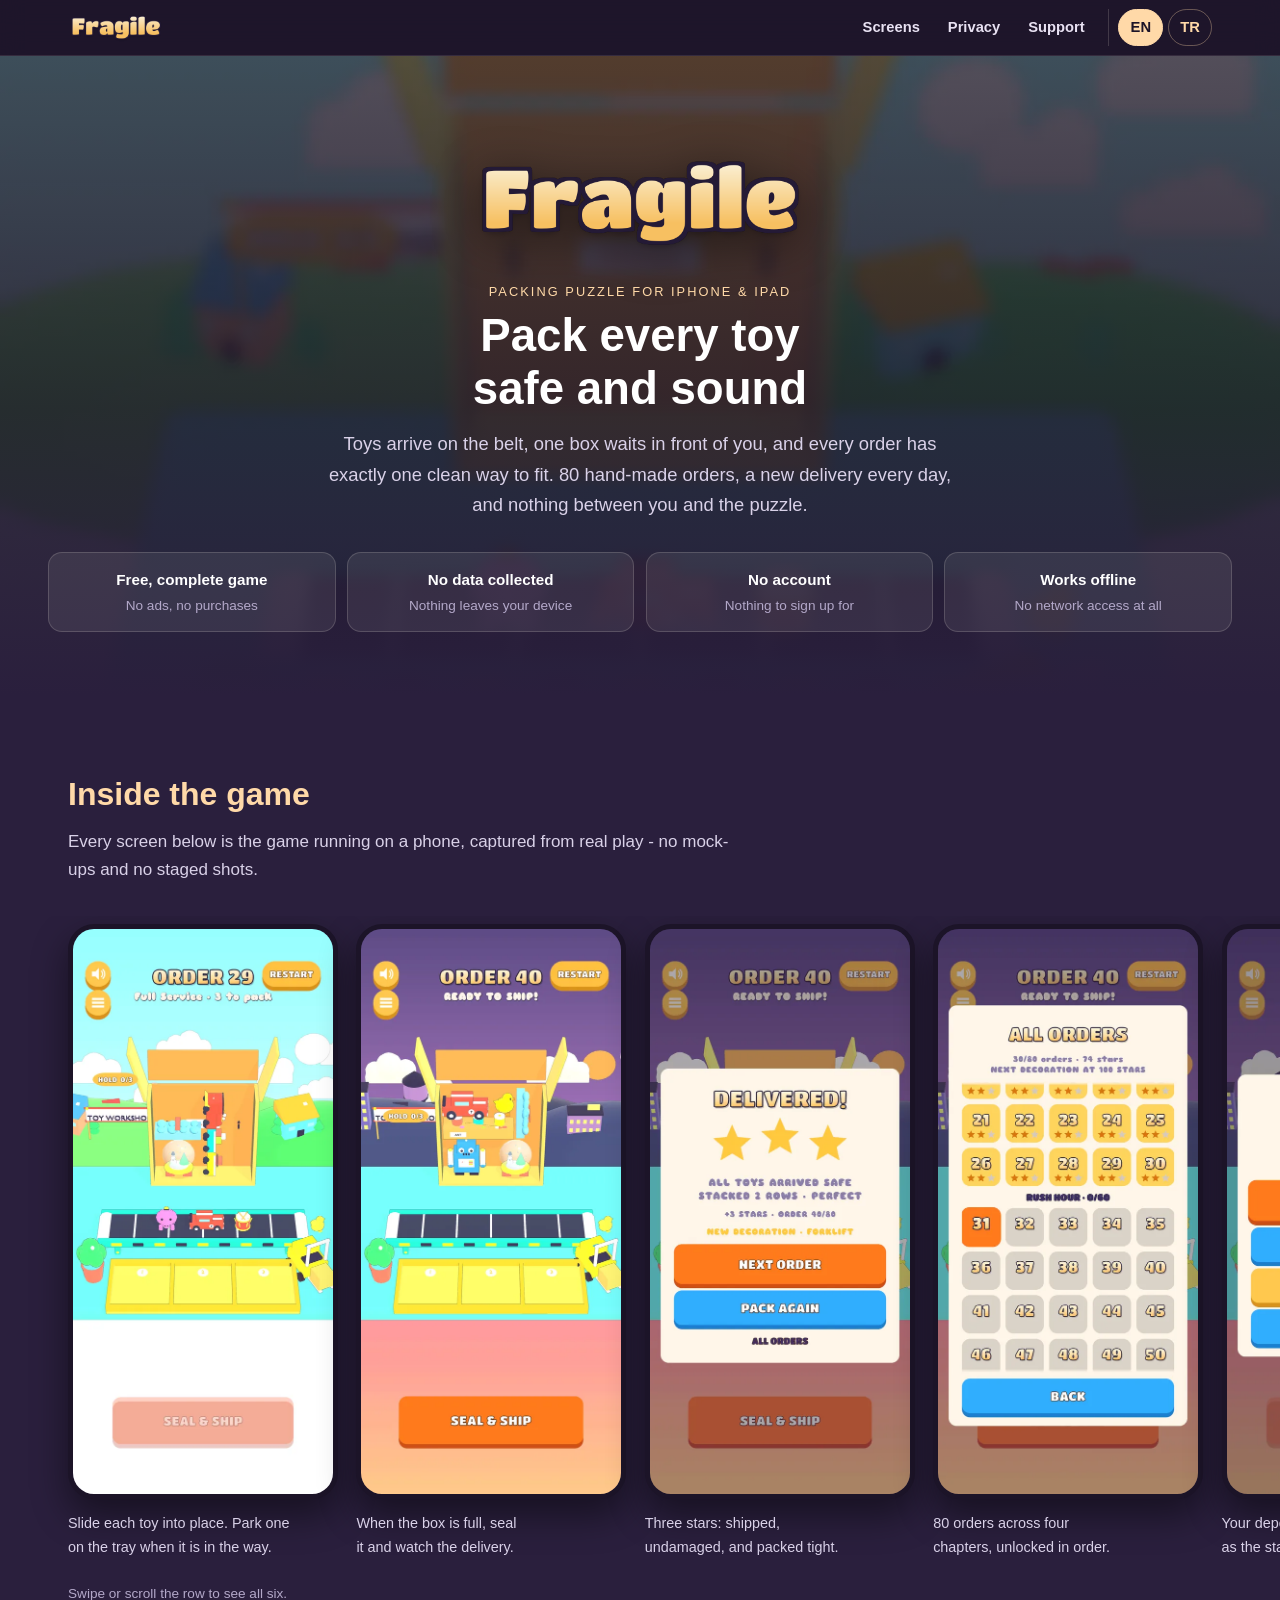
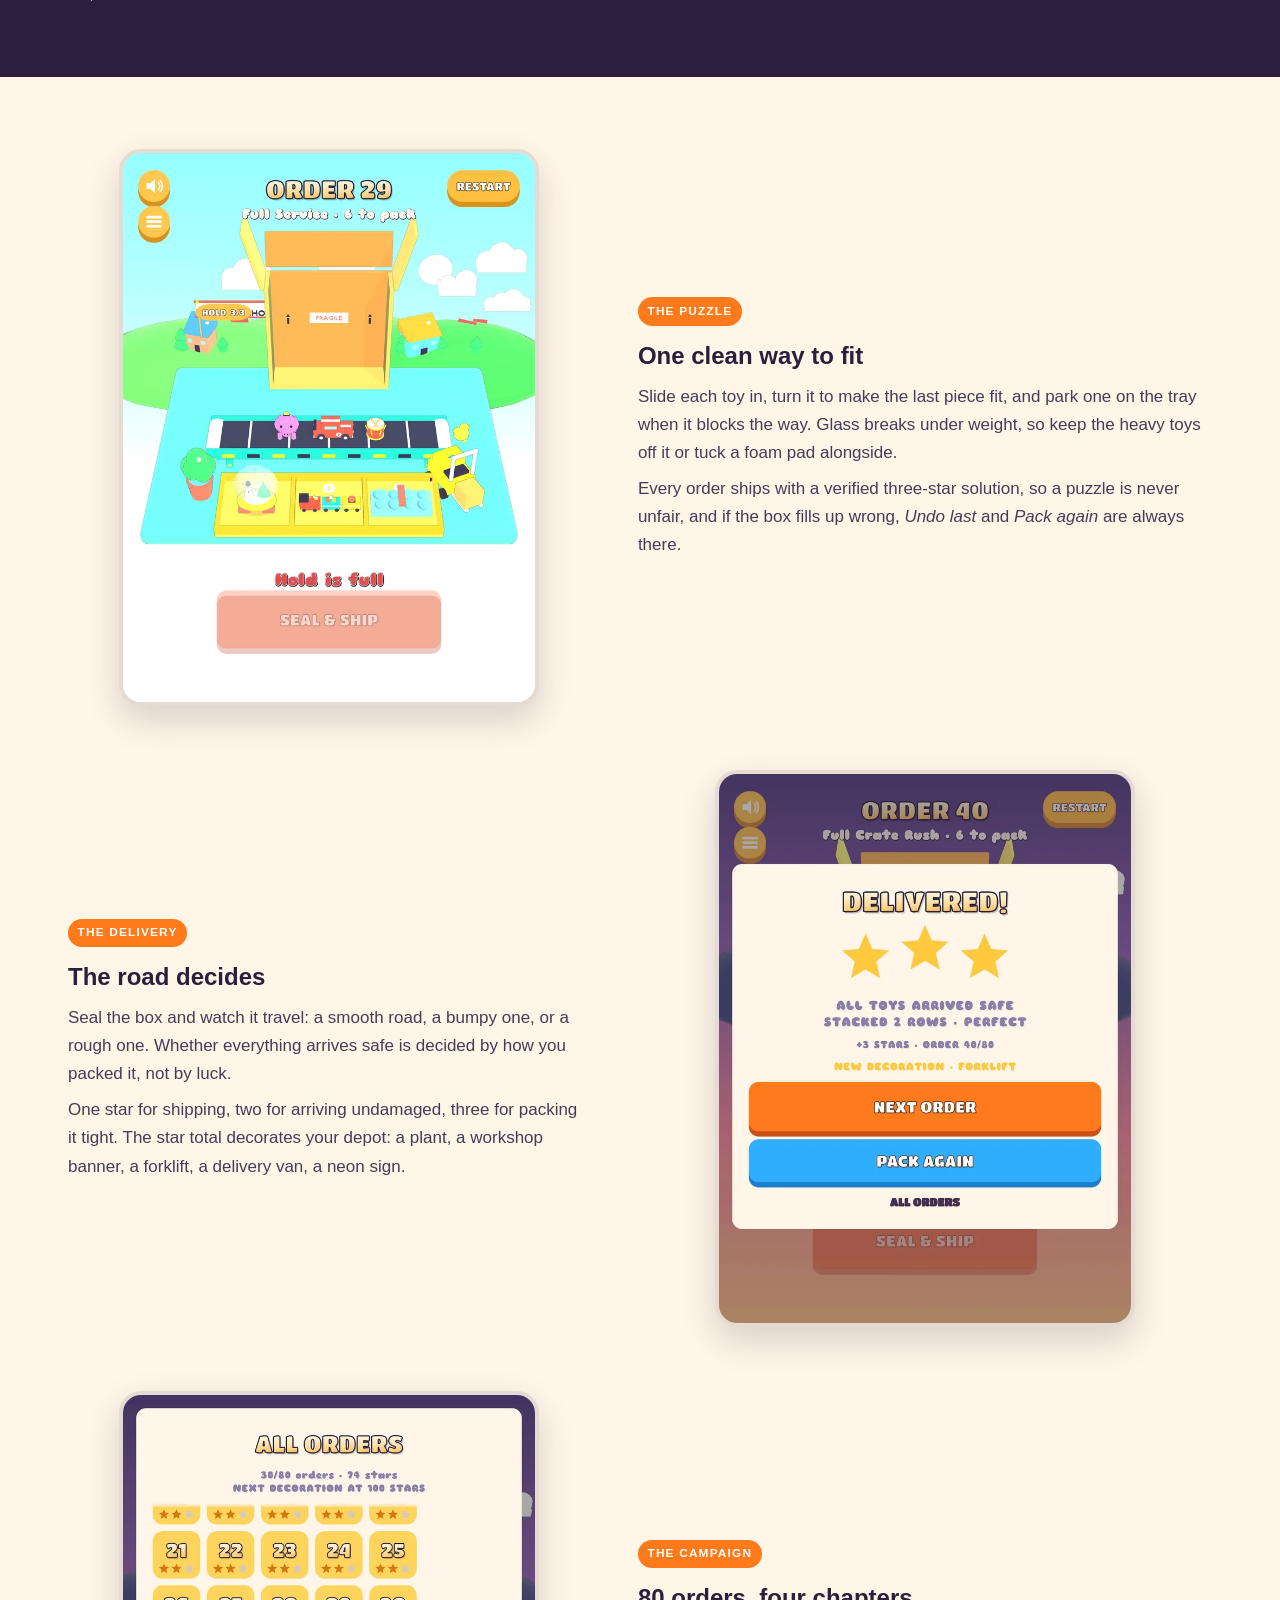
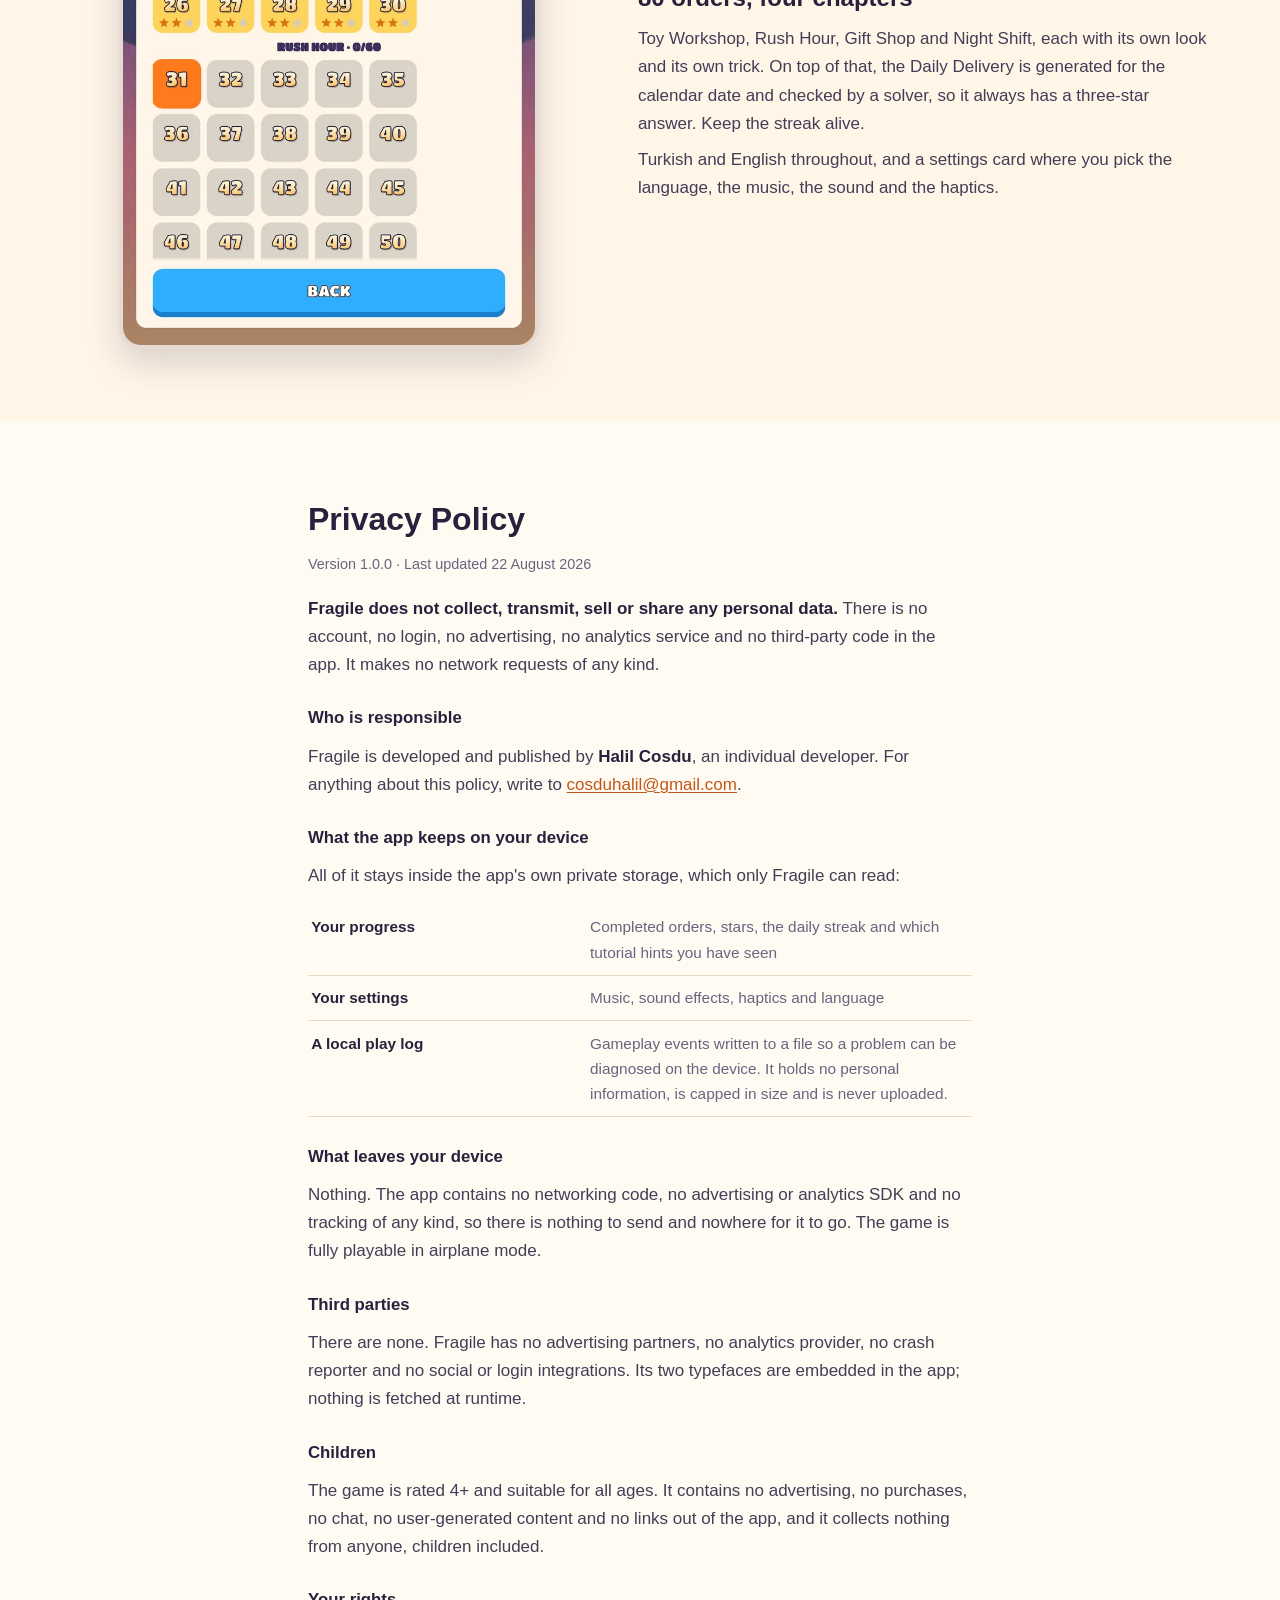
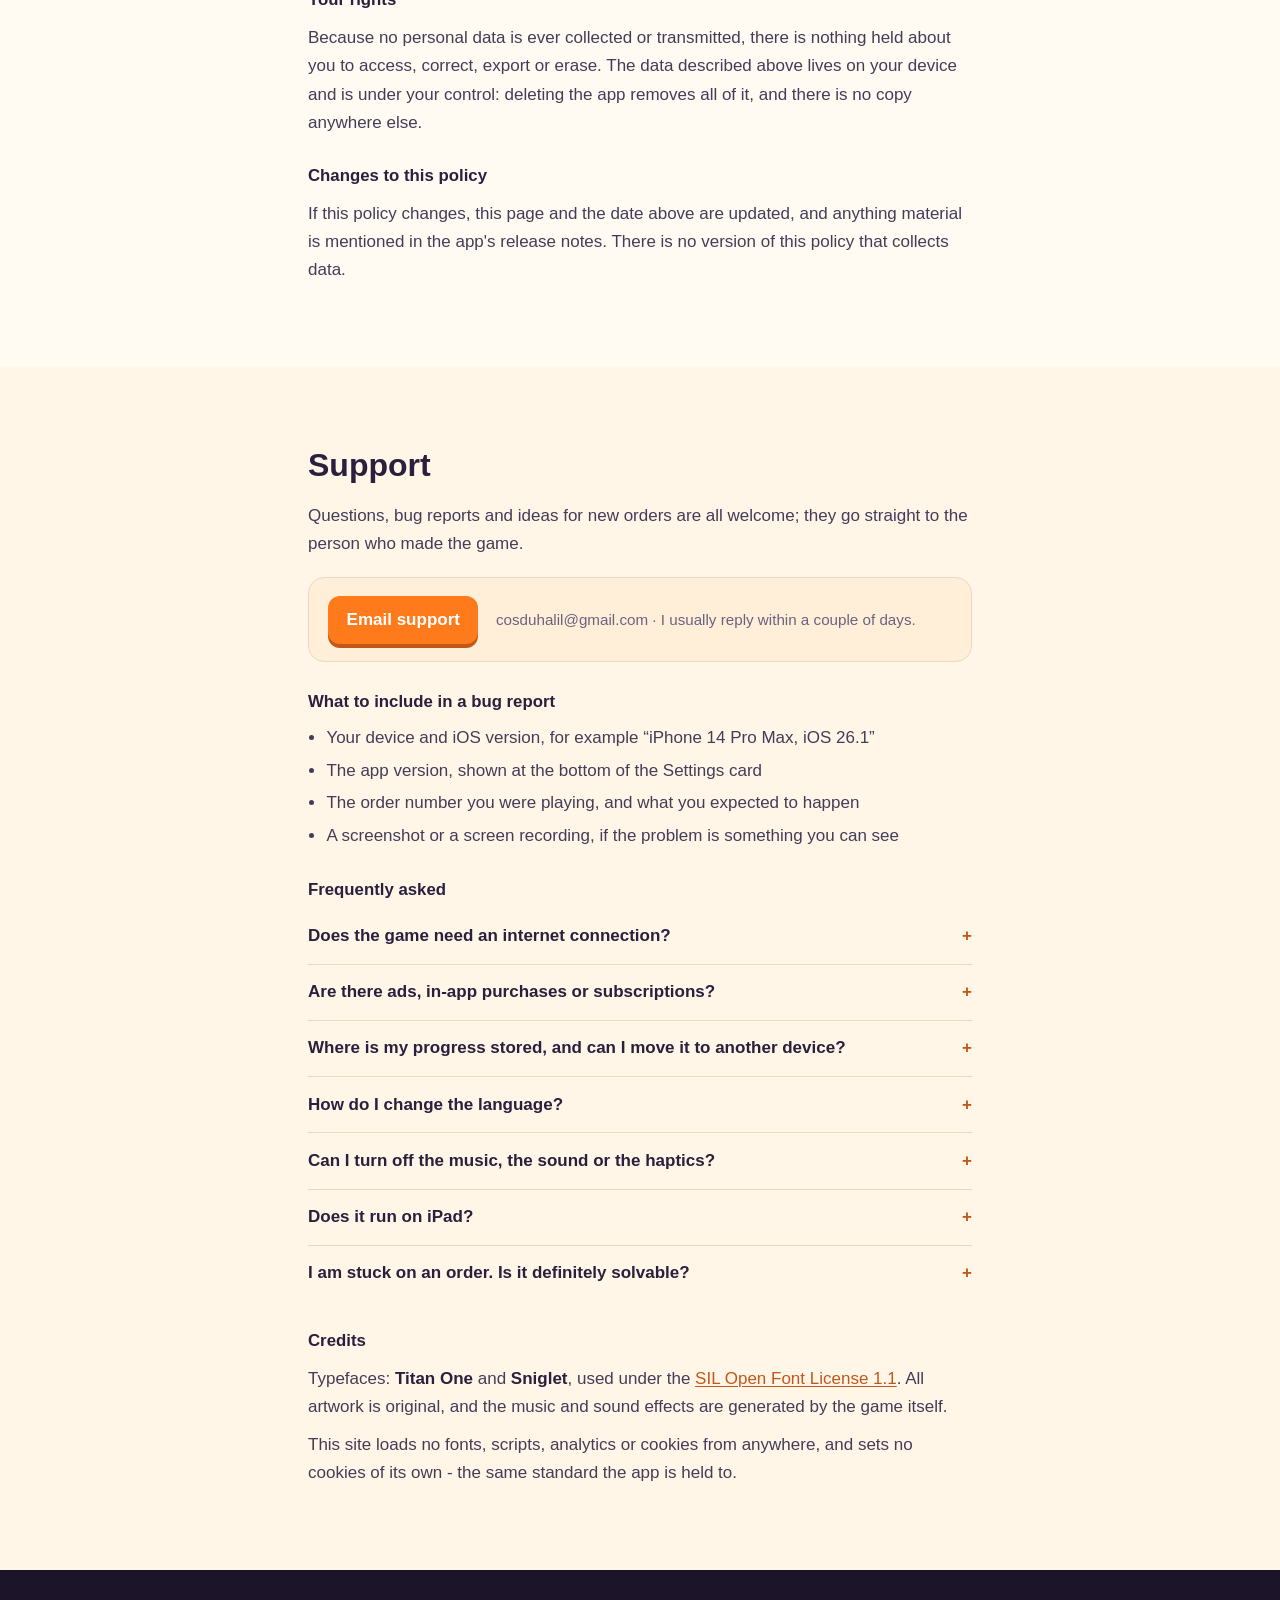
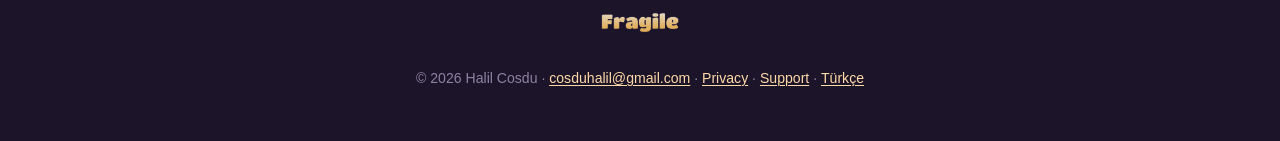
<file: index.html>
<!doctype html>
<html lang="en">
<head>
<meta charset="utf-8">
<meta name="viewport" content="width=device-width, initial-scale=1">
<title>Fragile - Packing Puzzle | Privacy &amp; Support</title>
<meta name="description" content="Fragile is a packing puzzle for iPhone and iPad: 80 hand-made orders, a new delivery every day, no ads and no internet needed. Privacy policy and support.">
<meta name="theme-color" content="#1C1428">
<link rel="icon" href="icon.png" sizes="256x256">
<link rel="apple-touch-icon" href="icon.png">
<link rel="stylesheet" href="site.css">
<link rel="canonical" href="https://halilcosdu.github.io/fragile-support/">
<link rel="alternate" hreflang="en" href="https://halilcosdu.github.io/fragile-support/">
<link rel="alternate" hreflang="tr" href="https://halilcosdu.github.io/fragile-support/tr.html">
<link rel="alternate" hreflang="x-default" href="https://halilcosdu.github.io/fragile-support/">
<meta property="og:type" content="website">
<meta property="og:title" content="Fragile - Packing Puzzle">
<meta property="og:description" content="Pack every toy safe and sound. 80 hand-made orders, no ads, works offline.">
<meta property="og:image" content="https://halilcosdu.github.io/fragile-support/icon.png">
</head>
<body>
<a class="skip" href="#main">Skip to content</a>

<div class="topbar">
  <div class="inner">
    <a href="#main" aria-label="Fragile"><img src="wordmark.png" alt="Fragile" width="556" height="168"></a>
    <nav aria-label="On this page">
      <a href="#screens">Screens</a>
      <a href="#privacy">Privacy</a>
      <a href="#support">Support</a>
      <span class="langs">
        <a href="./" aria-current="page" lang="en">EN</a>
        <a href="tr.html" lang="tr" hreflang="tr">TR</a>
      </span>
    </nav>
  </div>
</div>

<header class="hero">
  <img class="wordmark" src="wordmark.png" alt="Fragile" width="556" height="168">
  <p class="eyebrow">Packing puzzle for iPhone &amp; iPad</p>
  <h1>Pack every toy safe and sound</h1>
  <p class="lede">Toys arrive on the belt, one box waits in front of you, and every order has
  exactly one clean way to fit. 80 hand-made orders, a new delivery every day, and nothing between
  you and the puzzle.</p>
  <ul class="chips">
    <li>Free, complete game<span>No ads, no purchases</span></li>
    <li>No data collected<span>Nothing leaves your device</span></li>
    <li>No account<span>Nothing to sign up for</span></li>
    <li>Works offline<span>No network access at all</span></li>
  </ul>
</header>

<main id="main">

<section id="screens" class="band band-ink">
  <div class="inner">
    <h2>Inside the game</h2>
    <p class="band-lede">Every screen below is the game running on a phone, captured from real
    play - no mock-ups and no staged shots.</p>
  </div>
  <div class="shots" role="group" aria-label="Screenshots from the game">
    <figure>
      <img src="media/en/01_gameplay.webp" alt="A half-packed box with toys on the belt waiting to be placed" width="540" height="1173" decoding="async">
      <figcaption>Slide each toy into place. Park one on the tray when it is in the way.</figcaption>
    </figure>
    <figure>
      <img src="media/en/02_ready.webp" alt="The box packed full, with the seal and ship button lit" width="540" height="1173" loading="lazy" decoding="async">
      <figcaption>When the box is full, seal it and watch the delivery.</figcaption>
    </figure>
    <figure>
      <img src="media/en/03_result.webp" alt="The result card showing three stars and a new decoration unlocked" width="540" height="1173" loading="lazy" decoding="async">
      <figcaption>Three stars: shipped, undamaged, and packed tight.</figcaption>
    </figure>
    <figure>
      <img src="media/en/04_map.webp" alt="The order map with completed orders, stars and the next chapter" width="540" height="1173" loading="lazy" decoding="async">
      <figcaption>80 orders across four chapters, unlocked in order.</figcaption>
    </figure>
    <figure>
      <img src="media/en/05_start.webp" alt="The start card in front of the decorated depot" width="540" height="1173" loading="lazy" decoding="async">
      <figcaption>Your depot fills with decorations as the stars add up.</figcaption>
    </figure>
    <figure>
      <img src="media/en/06_settings.webp" alt="The settings card with music, sound, haptics and language switches" width="540" height="1173" loading="lazy" decoding="async">
      <figcaption>Music, sound, haptics and language, each with its own switch.</figcaption>
    </figure>
  </div>
  <div class="inner"><p class="rail-hint">Swipe or scroll the row to see all six.</p></div>
</section>

<section class="band band-cream">
  <div class="inner">

    <div class="feature">
      <img src="media/en/wide-01_gameplay.webp" alt="Toys being fitted into the box on a tablet screen" width="760" height="1013" loading="lazy" decoding="async">
      <div class="text">
        <span class="tag">The puzzle</span>
        <h3>One clean way to fit</h3>
        <p>Slide each toy in, turn it to make the last piece fit, and park one on the tray when it
        blocks the way. Glass breaks under weight, so keep the heavy toys off it or tuck a foam pad
        alongside.</p>
        <p>Every order ships with a verified three-star solution, so a puzzle is never unfair, and if
        the box fills up wrong, <em>Undo last</em> and <em>Pack again</em> are always there.</p>
      </div>
    </div>

    <div class="feature flip">
      <img src="media/en/wide-03_result.webp" alt="The result card with three gold stars" width="760" height="1013" loading="lazy" decoding="async">
      <div class="text">
        <span class="tag">The delivery</span>
        <h3>The road decides</h3>
        <p>Seal the box and watch it travel: a smooth road, a bumpy one, or a rough one. Whether
        everything arrives safe is decided by how you packed it, not by luck.</p>
        <p>One star for shipping, two for arriving undamaged, three for packing it tight. The star
        total decorates your depot: a plant, a workshop banner, a forklift, a delivery van, a neon
        sign.</p>
      </div>
    </div>

    <div class="feature">
      <img src="media/en/wide-04_map.webp" alt="The chaptered order map" width="760" height="1013" loading="lazy" decoding="async">
      <div class="text">
        <span class="tag">The campaign</span>
        <h3>80 orders, four chapters</h3>
        <p>Toy Workshop, Rush Hour, Gift Shop and Night Shift, each with its own look and its own
        trick. On top of that, the Daily Delivery is generated for the calendar date and checked by
        a solver, so it always has a three-star answer. Keep the streak alive.</p>
        <p>Turkish and English throughout, and a settings card where you pick the language, the
        music, the sound and the haptics.</p>
      </div>
    </div>

  </div>
</section>

<section id="privacy" class="band band-paper">
  <div class="prose">
    <h2>Privacy Policy</h2>
    <p class="stamp">Version 1.0.0 · Last updated 22 August 2026</p>
    <p><strong>Fragile does not collect, transmit, sell or share any personal data.</strong> There is
    no account, no login, no advertising, no analytics service and no third-party code in the app.
    It makes no network requests of any kind.</p>

    <h3>Who is responsible</h3>
    <p>Fragile is developed and published by <strong>Halil Cosdu</strong>, an individual developer.
    For anything about this policy, write to
    <a href="mailto:cosduhalil@gmail.com">cosduhalil@gmail.com</a>.</p>

    <h3>What the app keeps on your device</h3>
    <p>All of it stays inside the app's own private storage, which only Fragile can read:</p>
    <table>
      <tbody>
        <tr><th>Your progress</th><td>Completed orders, stars, the daily streak and which tutorial hints you have seen</td></tr>
        <tr><th>Your settings</th><td>Music, sound effects, haptics and language</td></tr>
        <tr><th>A local play log</th><td>Gameplay events written to a file so a problem can be diagnosed on the device. It holds no personal information, is capped in size and is never uploaded.</td></tr>
      </tbody>
    </table>

    <h3>What leaves your device</h3>
    <p>Nothing. The app contains no networking code, no advertising or analytics SDK and no tracking
    of any kind, so there is nothing to send and nowhere for it to go. The game is fully playable in
    airplane mode.</p>

    <h3>Third parties</h3>
    <p>There are none. Fragile has no advertising partners, no analytics provider, no crash reporter
    and no social or login integrations. Its two typefaces are embedded in the app; nothing is
    fetched at runtime.</p>

    <h3>Children</h3>
    <p>The game is rated 4+ and suitable for all ages. It contains no advertising, no purchases, no
    chat, no user-generated content and no links out of the app, and it collects nothing from
    anyone, children included.</p>

    <h3>Your rights</h3>
    <p>Because no personal data is ever collected or transmitted, there is nothing held about you to
    access, correct, export or erase. The data described above lives on your device and is under
    your control: deleting the app removes all of it, and there is no copy anywhere else.</p>

    <h3>Changes to this policy</h3>
    <p>If this policy changes, this page and the date above are updated, and anything material is
    mentioned in the app's release notes. There is no version of this policy that collects data.</p>
  </div>
</section>

<section id="support" class="band band-cream">
  <div class="prose">
    <h2>Support</h2>
    <p>Questions, bug reports and ideas for new orders are all welcome; they go straight to the
    person who made the game.</p>
    <div class="contact">
      <a class="mail" href="mailto:cosduhalil@gmail.com?subject=Fragile%20support">Email support</a>
      <p>cosduhalil@gmail.com · I usually reply within a couple of days.</p>
    </div>

    <h3>What to include in a bug report</h3>
    <ul class="plain">
      <li>Your device and iOS version, for example “iPhone 14 Pro Max, iOS 26.1”</li>
      <li>The app version, shown at the bottom of the Settings card</li>
      <li>The order number you were playing, and what you expected to happen</li>
      <li>A screenshot or a screen recording, if the problem is something you can see</li>
    </ul>

    <h3>Frequently asked</h3>

    <details>
      <summary>Does the game need an internet connection?</summary>
      <p>No. Every order, including the Daily Delivery, is generated and checked on your device. The
      app never goes online.</p>
    </details>

    <details>
      <summary>Are there ads, in-app purchases or subscriptions?</summary>
      <p>None. The game is free and complete: 80 hand-made orders, four chapters and a new Daily
      Delivery every day, with nothing to unlock by paying.</p>
    </details>

    <details>
      <summary>Where is my progress stored, and can I move it to another device?</summary>
      <p>In the app's private storage on that one device. There is no account and no iCloud sync in
      this version, so progress does not follow you to another iPhone or iPad, and deleting the app
      deletes it.</p>
    </details>

    <details>
      <summary>How do I change the language?</summary>
      <p>Open <strong>Settings</strong> on the start card and tap the language row. It cycles
      through Automatic, English and Türkçe; Automatic follows your device language.</p>
    </details>

    <details>
      <summary>Can I turn off the music, the sound or the haptics?</summary>
      <p>Yes, each one has its own switch on the Settings card. The speaker button in the corner of
      the game screen mutes everything at once.</p>
    </details>

    <details>
      <summary>Does it run on iPad?</summary>
      <p>Yes. Fragile is a universal app and runs in portrait on both iPhone and iPad, from iOS 15
      onwards.</p>
    </details>

    <details>
      <summary>I am stuck on an order. Is it definitely solvable?</summary>
      <p>Every order ships with a verified three-star solution, and the Daily Delivery is checked by
      a solver before it is offered. If the box fills up wrong, the card offers <em>Undo last</em>
      and <em>Pack again</em>, so the puzzle is never a dead end you cannot leave.</p>
    </details>

    <h3>Credits</h3>
    <p>Typefaces: <strong>Titan One</strong> and <strong>Sniglet</strong>, used under the
    <a href="https://openfontlicense.org" rel="noopener">SIL Open Font License 1.1</a>. All artwork
    is original, and the music and sound effects are generated by the game itself.</p>
    <p>This site loads no fonts, scripts, analytics or cookies from anywhere, and sets no cookies of
    its own - the same standard the app is held to.</p>
  </div>
</section>

</main>

<footer>
  <img src="wordmark.png" alt="Fragile" width="556" height="168">
  <p>© 2026 Halil Cosdu · <a href="mailto:cosduhalil@gmail.com">cosduhalil@gmail.com</a> ·
  <a href="#privacy">Privacy</a> · <a href="#support">Support</a> ·
  <a href="tr.html" lang="tr" hreflang="tr">Türkçe</a></p>
</footer>

</body>
</html>
</file>
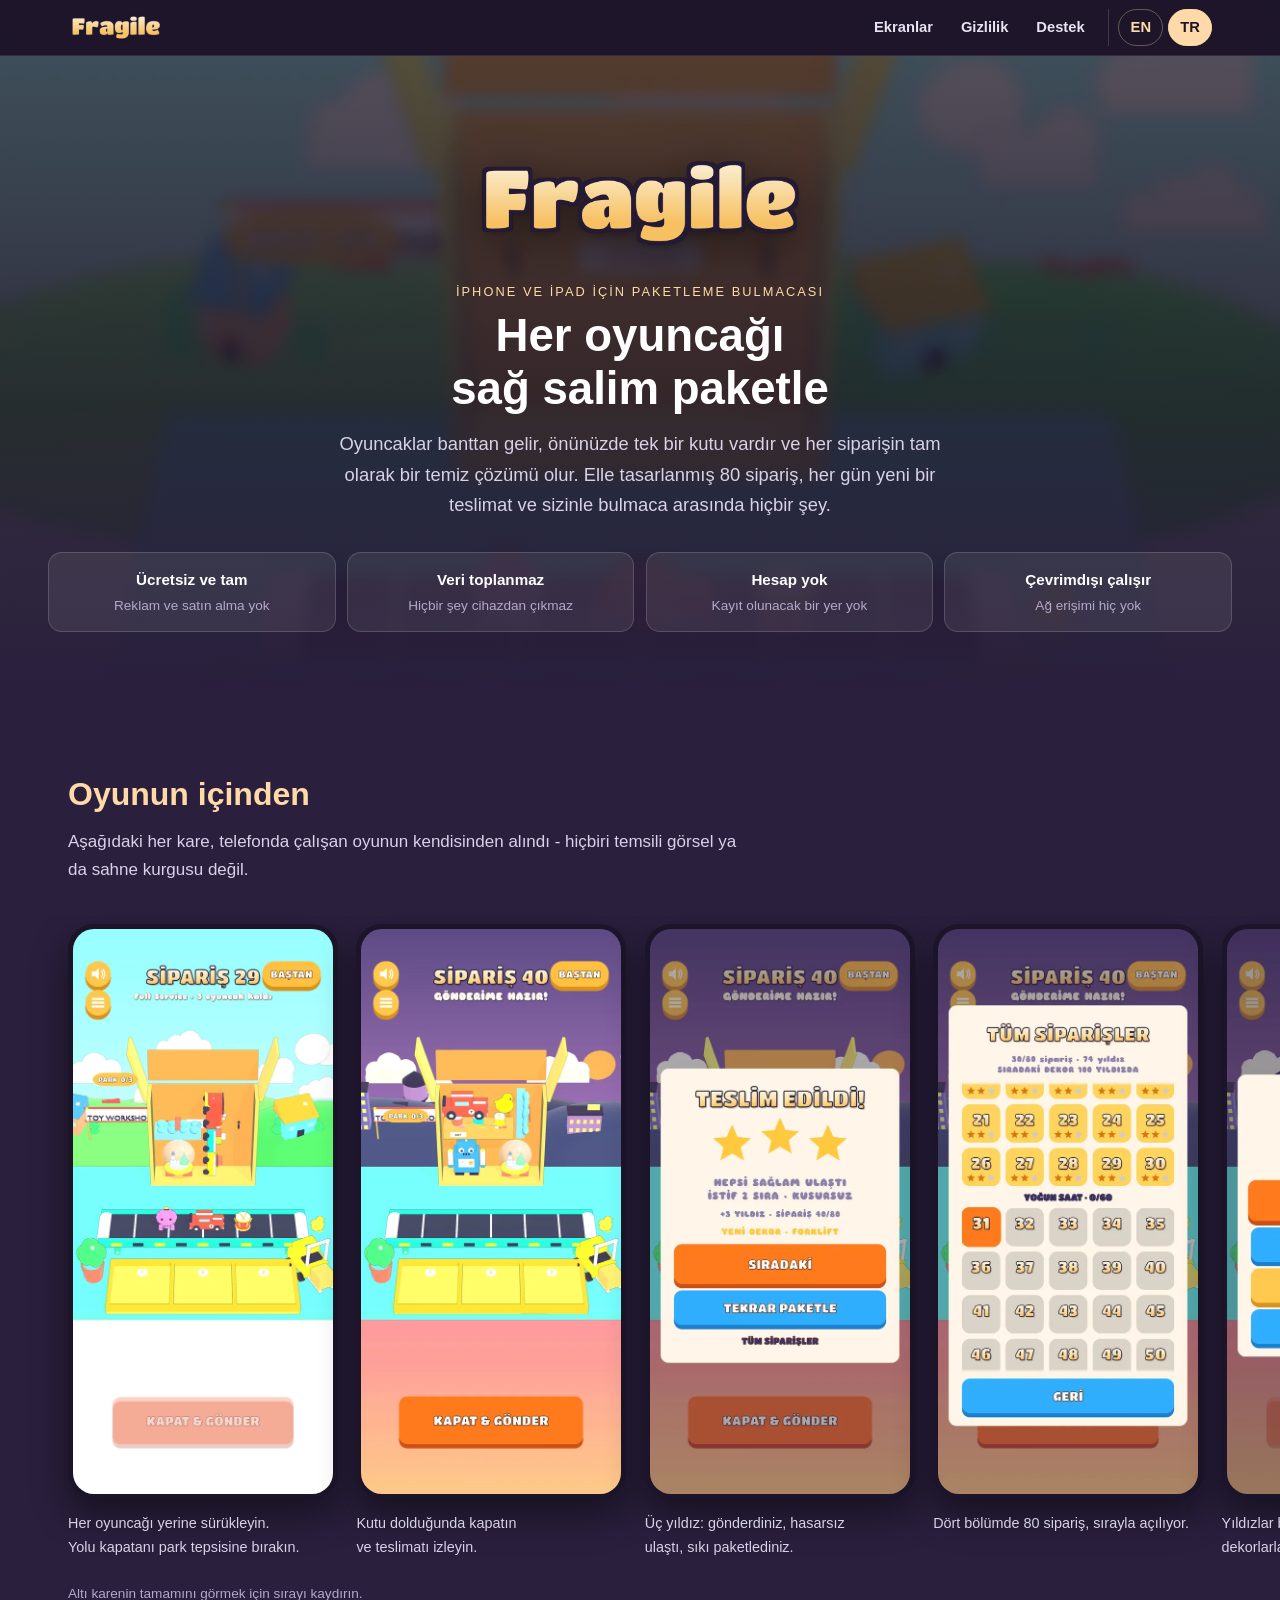
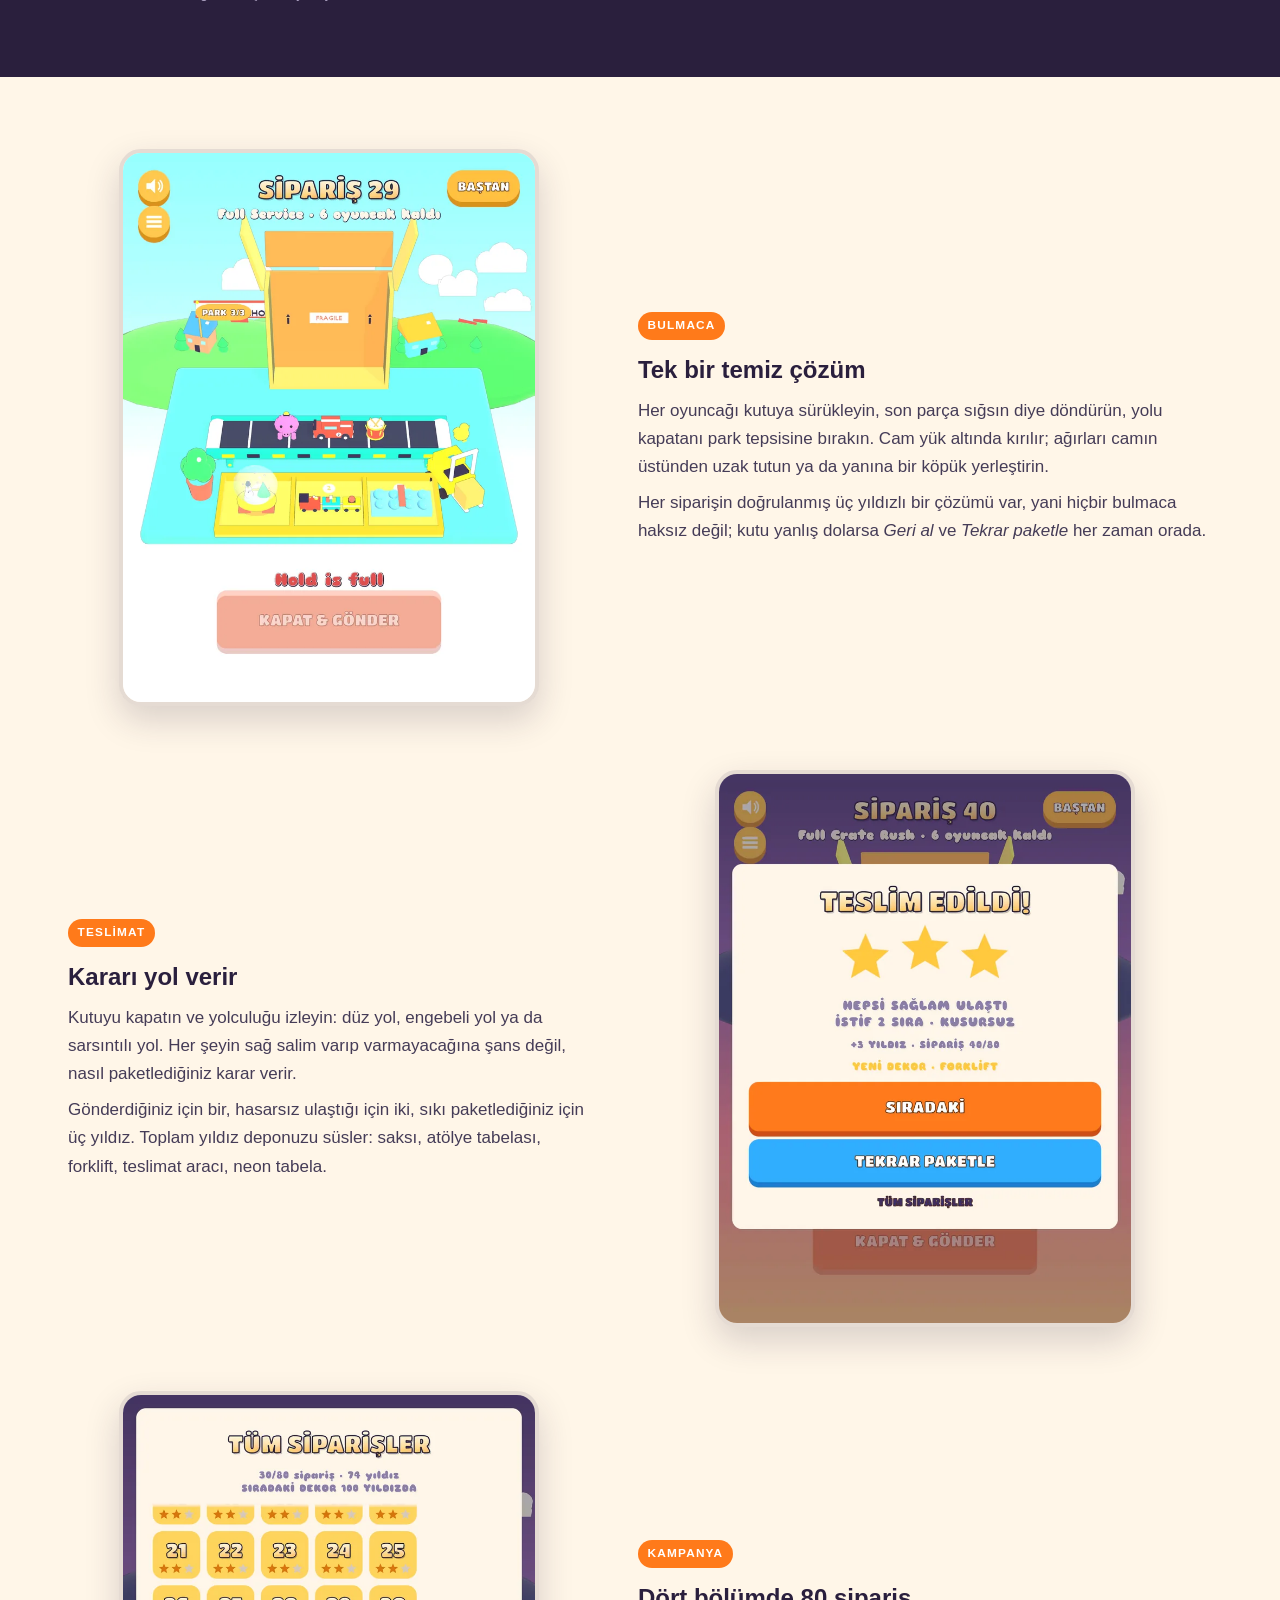
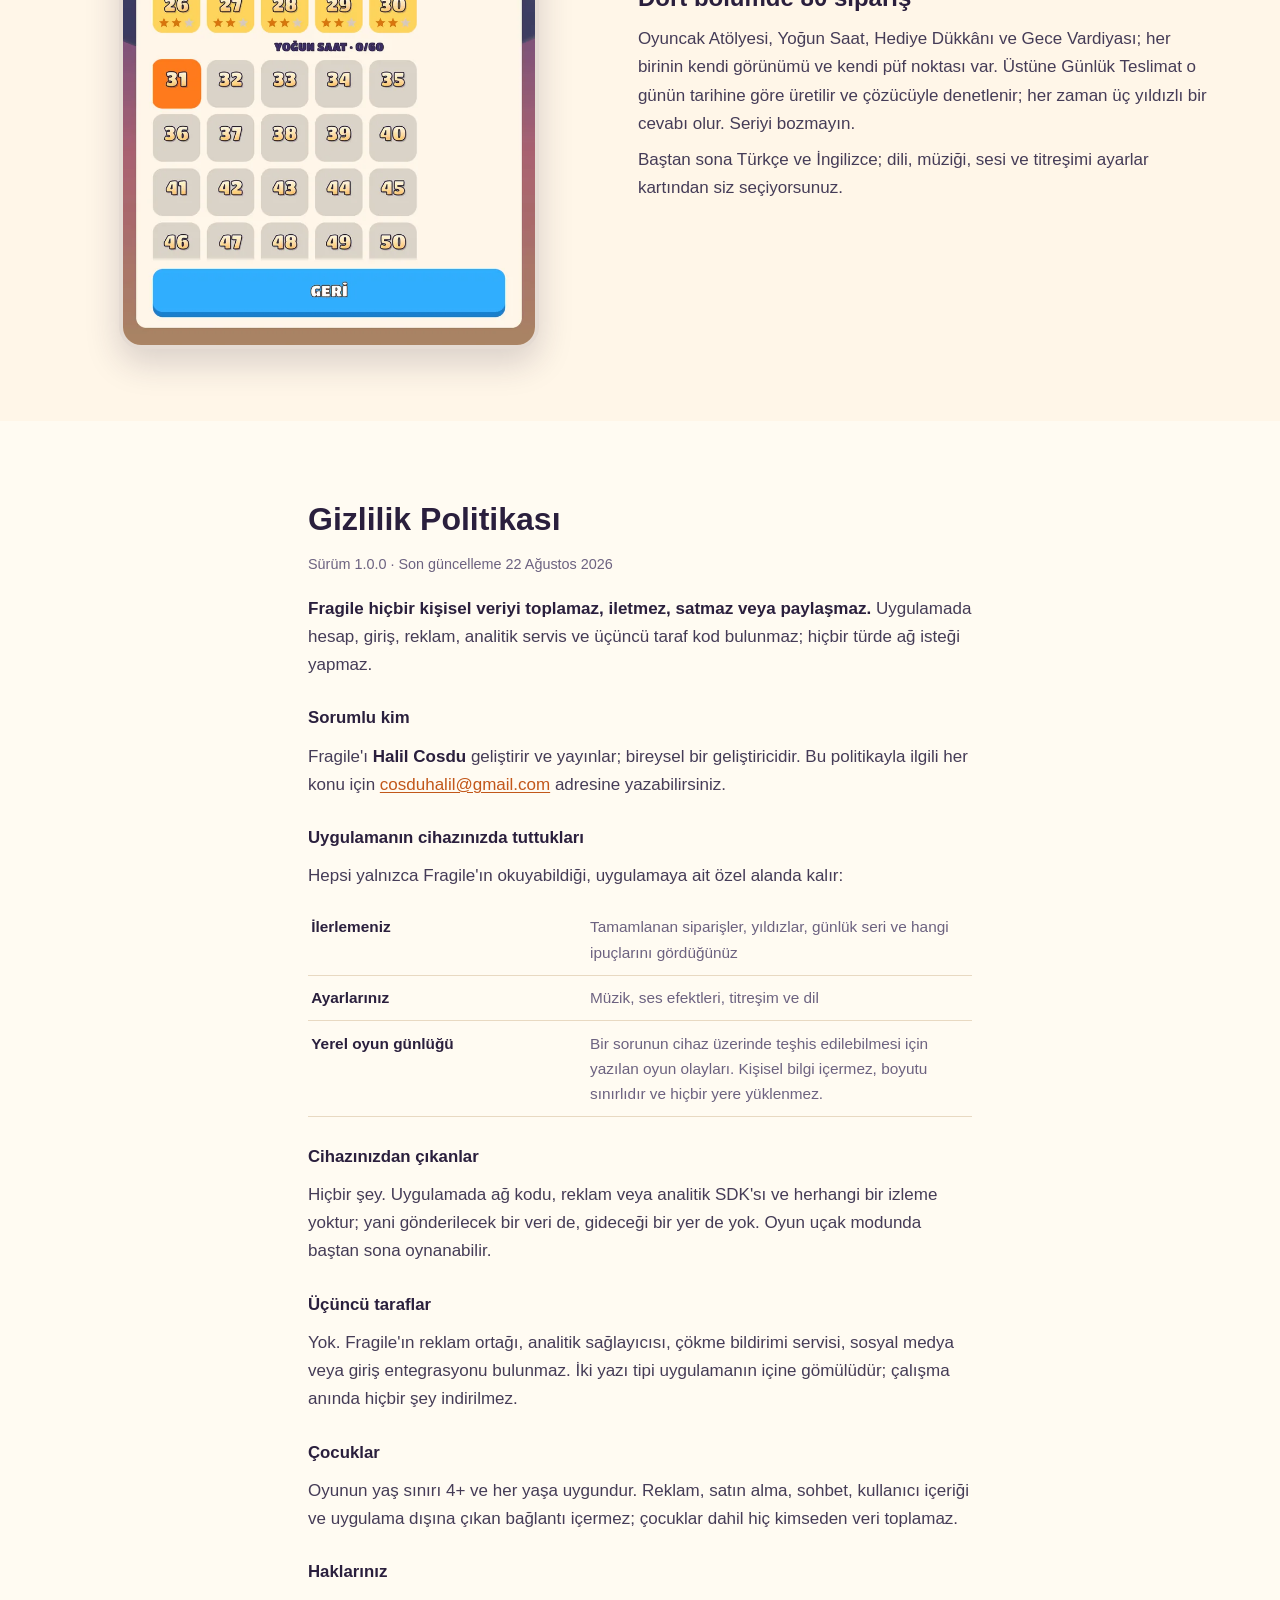
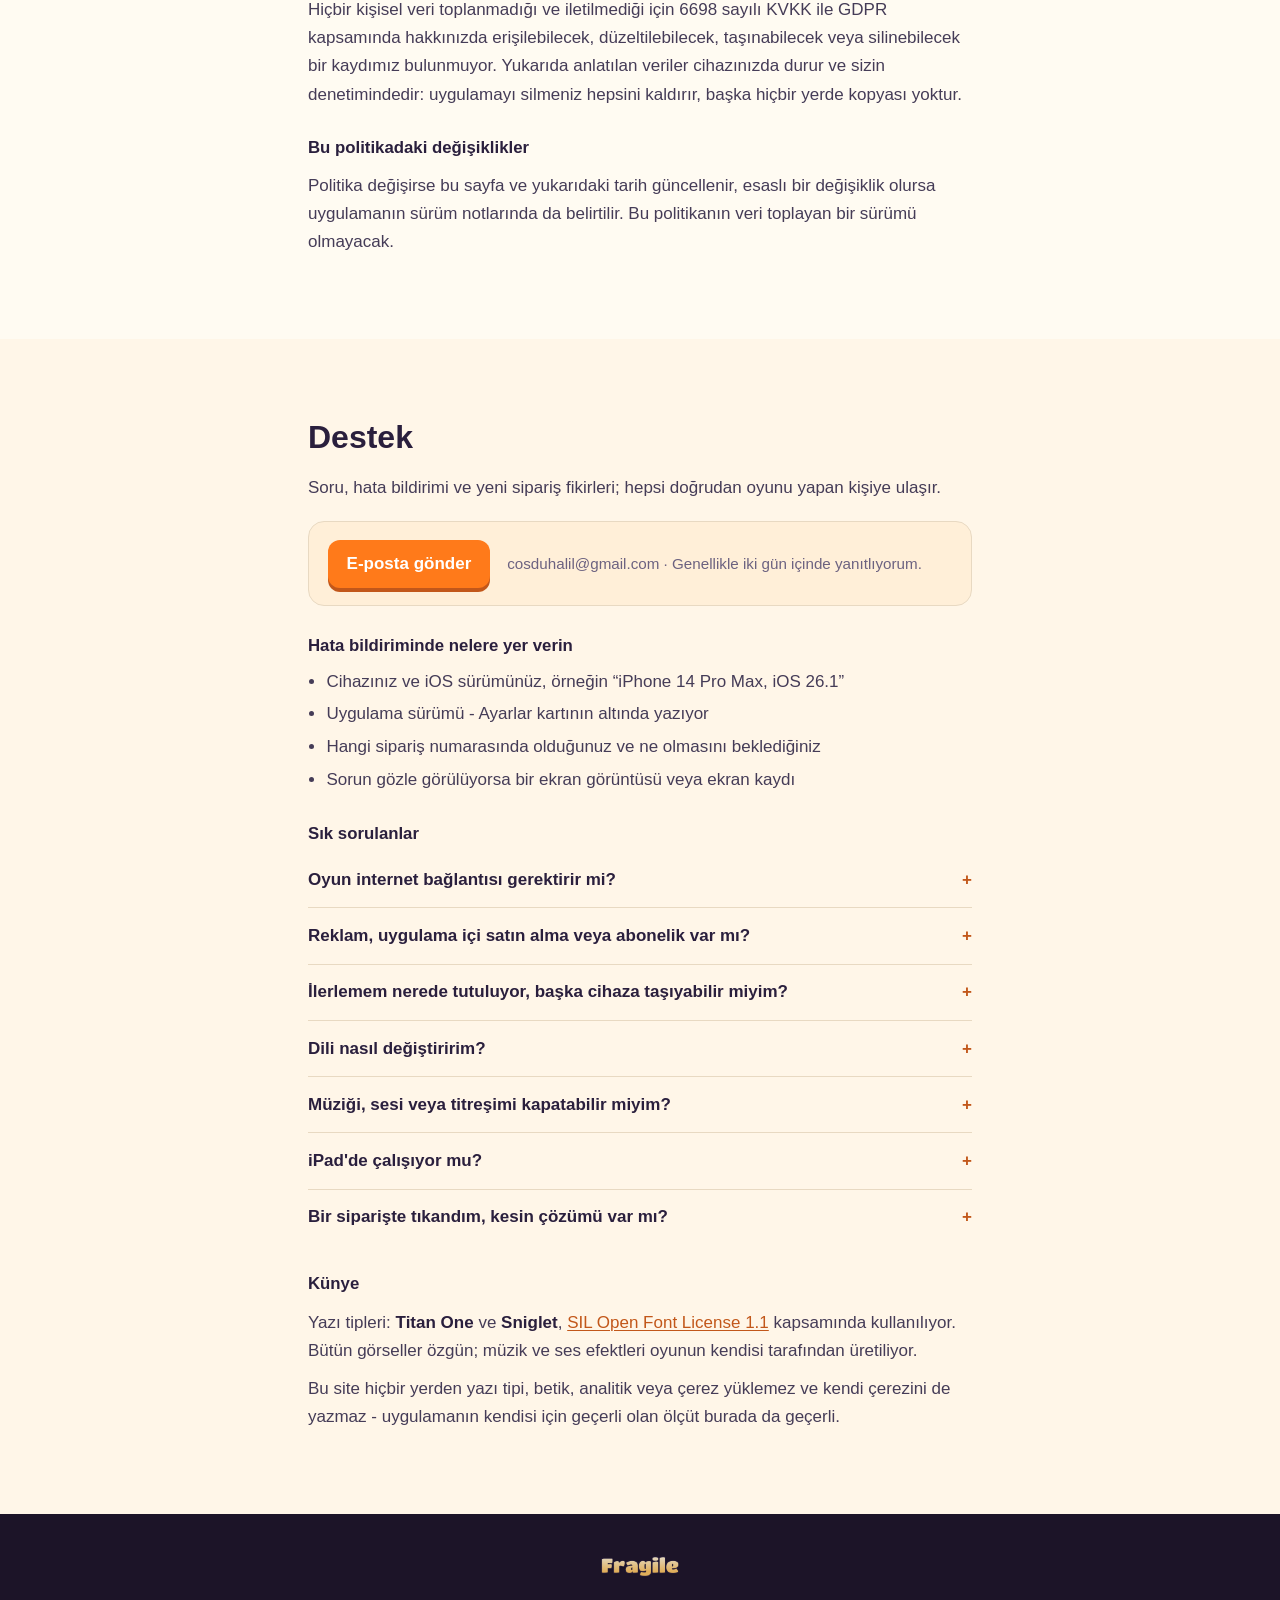
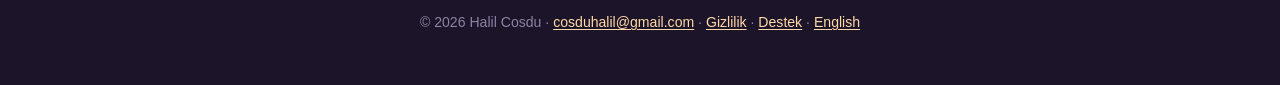
<file: tr.html>
<!doctype html>
<html lang="tr">
<head>
<meta charset="utf-8">
<meta name="viewport" content="width=device-width, initial-scale=1">
<title>Fragile - Paketleme Bulmacası | Gizlilik ve Destek</title>
<meta name="description" content="Fragile, iPhone ve iPad için bir paketleme bulmacası: elle tasarlanmış 80 sipariş, her gün yeni bir teslimat, reklam yok, internet gerekmez. Gizlilik politikası ve destek.">
<meta name="theme-color" content="#1C1428">
<link rel="icon" href="icon.png" sizes="256x256">
<link rel="apple-touch-icon" href="icon.png">
<link rel="stylesheet" href="site.css">
<link rel="canonical" href="https://halilcosdu.github.io/fragile-support/tr.html">
<link rel="alternate" hreflang="tr" href="https://halilcosdu.github.io/fragile-support/tr.html">
<link rel="alternate" hreflang="en" href="https://halilcosdu.github.io/fragile-support/">
<link rel="alternate" hreflang="x-default" href="https://halilcosdu.github.io/fragile-support/">
<meta property="og:type" content="website">
<meta property="og:title" content="Fragile - Paketleme Bulmacası">
<meta property="og:description" content="Her oyuncağı sağ salim paketle. Elle tasarlanmış 80 sipariş, reklam yok, çevrimdışı çalışır.">
<meta property="og:image" content="https://halilcosdu.github.io/fragile-support/icon.png">
</head>
<body>
<a class="skip" href="#main">İçeriğe geç</a>

<div class="topbar">
  <div class="inner">
    <a href="#main" aria-label="Fragile"><img src="wordmark.png" alt="Fragile" width="556" height="168"></a>
    <nav aria-label="Bu sayfada">
      <a href="#screens">Ekranlar</a>
      <a href="#privacy">Gizlilik</a>
      <a href="#support">Destek</a>
      <span class="langs">
        <a href="./" lang="en" hreflang="en">EN</a>
        <a href="tr.html" aria-current="page" lang="tr">TR</a>
      </span>
    </nav>
  </div>
</div>

<header class="hero">
  <img class="wordmark" src="wordmark.png" alt="Fragile" width="556" height="168">
  <p class="eyebrow">iPhone ve iPad için paketleme bulmacası</p>
  <h1>Her oyuncağı sağ salim paketle</h1>
  <p class="lede">Oyuncaklar banttan gelir, önünüzde tek bir kutu vardır ve her siparişin tam olarak
  bir temiz çözümü olur. Elle tasarlanmış 80 sipariş, her gün yeni bir teslimat ve sizinle bulmaca
  arasında hiçbir şey.</p>
  <ul class="chips">
    <li>Ücretsiz ve tam<span>Reklam ve satın alma yok</span></li>
    <li>Veri toplanmaz<span>Hiçbir şey cihazdan çıkmaz</span></li>
    <li>Hesap yok<span>Kayıt olunacak bir yer yok</span></li>
    <li>Çevrimdışı çalışır<span>Ağ erişimi hiç yok</span></li>
  </ul>
</header>

<main id="main">

<section id="screens" class="band band-ink">
  <div class="inner">
    <h2>Oyunun içinden</h2>
    <p class="band-lede">Aşağıdaki her kare, telefonda çalışan oyunun kendisinden alındı - hiçbiri
    temsili görsel ya da sahne kurgusu değil.</p>
  </div>
  <div class="shots" role="group" aria-label="Oyundan ekran görüntüleri">
    <figure>
      <img src="media/tr/01_gameplay.webp" alt="Yarı dolu kutu ve bantta bekleyen oyuncaklar" width="540" height="1173" decoding="async">
      <figcaption>Her oyuncağı yerine sürükleyin. Yolu kapatanı park tepsisine bırakın.</figcaption>
    </figure>
    <figure>
      <img src="media/tr/02_ready.webp" alt="Ağzına kadar dolu kutu ve etkin kapat-gönder düğmesi" width="540" height="1173" loading="lazy" decoding="async">
      <figcaption>Kutu dolduğunda kapatın ve teslimatı izleyin.</figcaption>
    </figure>
    <figure>
      <img src="media/tr/03_result.webp" alt="Üç yıldız ve yeni dekor bildirimi gösteren sonuç kartı" width="540" height="1173" loading="lazy" decoding="async">
      <figcaption>Üç yıldız: gönderdiniz, hasarsız ulaştı, sıkı paketlediniz.</figcaption>
    </figure>
    <figure>
      <img src="media/tr/04_map.webp" alt="Tamamlanan siparişleri ve yıldızları gösteren sipariş haritası" width="540" height="1173" loading="lazy" decoding="async">
      <figcaption>Dört bölümde 80 sipariş, sırayla açılıyor.</figcaption>
    </figure>
    <figure>
      <img src="media/tr/05_start.webp" alt="Dekorlu deponun önündeki başlangıç kartı" width="540" height="1173" loading="lazy" decoding="async">
      <figcaption>Yıldızlar biriktikçe deponuz dekorlarla doluyor.</figcaption>
    </figure>
    <figure>
      <img src="media/tr/06_settings.webp" alt="Müzik, ses, titreşim ve dil anahtarlarını içeren ayarlar kartı" width="540" height="1173" loading="lazy" decoding="async">
      <figcaption>Müzik, ses, titreşim ve dil; her birinin kendi anahtarı var.</figcaption>
    </figure>
  </div>
  <div class="inner"><p class="rail-hint">Altı karenin tamamını görmek için sırayı kaydırın.</p></div>
</section>

<section class="band band-cream">
  <div class="inner">

    <div class="feature">
      <img src="media/tr/wide-01_gameplay.webp" alt="Tablet ekranında kutuya yerleştirilen oyuncaklar" width="760" height="1013" loading="lazy" decoding="async">
      <div class="text">
        <span class="tag">Bulmaca</span>
        <h3>Tek bir temiz çözüm</h3>
        <p>Her oyuncağı kutuya sürükleyin, son parça sığsın diye döndürün, yolu kapatanı park
        tepsisine bırakın. Cam yük altında kırılır; ağırları camın üstünden uzak tutun ya da yanına
        bir köpük yerleştirin.</p>
        <p>Her siparişin doğrulanmış üç yıldızlı bir çözümü var, yani hiçbir bulmaca haksız değil;
        kutu yanlış dolarsa <em>Geri al</em> ve <em>Tekrar paketle</em> her zaman orada.</p>
      </div>
    </div>

    <div class="feature flip">
      <img src="media/tr/wide-03_result.webp" alt="Üç altın yıldızlı sonuç kartı" width="760" height="1013" loading="lazy" decoding="async">
      <div class="text">
        <span class="tag">Teslimat</span>
        <h3>Kararı yol verir</h3>
        <p>Kutuyu kapatın ve yolculuğu izleyin: düz yol, engebeli yol ya da sarsıntılı yol. Her
        şeyin sağ salim varıp varmayacağına şans değil, nasıl paketlediğiniz karar verir.</p>
        <p>Gönderdiğiniz için bir, hasarsız ulaştığı için iki, sıkı paketlediğiniz için üç yıldız.
        Toplam yıldız deponuzu süsler: saksı, atölye tabelası, forklift, teslimat aracı, neon
        tabela.</p>
      </div>
    </div>

    <div class="feature">
      <img src="media/tr/wide-04_map.webp" alt="Bölümlere ayrılmış sipariş haritası" width="760" height="1013" loading="lazy" decoding="async">
      <div class="text">
        <span class="tag">Kampanya</span>
        <h3>Dört bölümde 80 sipariş</h3>
        <p>Oyuncak Atölyesi, Yoğun Saat, Hediye Dükkânı ve Gece Vardiyası; her birinin kendi
        görünümü ve kendi püf noktası var. Üstüne Günlük Teslimat o günün tarihine göre üretilir ve
        çözücüyle denetlenir; her zaman üç yıldızlı bir cevabı olur. Seriyi bozmayın.</p>
        <p>Baştan sona Türkçe ve İngilizce; dili, müziği, sesi ve titreşimi ayarlar kartından siz
        seçiyorsunuz.</p>
      </div>
    </div>

  </div>
</section>

<section id="privacy" class="band band-paper">
  <div class="prose">
    <h2>Gizlilik Politikası</h2>
    <p class="stamp">Sürüm 1.0.0 · Son güncelleme 22 Ağustos 2026</p>
    <p><strong>Fragile hiçbir kişisel veriyi toplamaz, iletmez, satmaz veya paylaşmaz.</strong>
    Uygulamada hesap, giriş, reklam, analitik servis ve üçüncü taraf kod bulunmaz; hiçbir türde ağ
    isteği yapmaz.</p>

    <h3>Sorumlu kim</h3>
    <p>Fragile'ı <strong>Halil Cosdu</strong> geliştirir ve yayınlar; bireysel bir geliştiricidir.
    Bu politikayla ilgili her konu için
    <a href="mailto:cosduhalil@gmail.com">cosduhalil@gmail.com</a> adresine yazabilirsiniz.</p>

    <h3>Uygulamanın cihazınızda tuttukları</h3>
    <p>Hepsi yalnızca Fragile'ın okuyabildiği, uygulamaya ait özel alanda kalır:</p>
    <table>
      <tbody>
        <tr><th>İlerlemeniz</th><td>Tamamlanan siparişler, yıldızlar, günlük seri ve hangi ipuçlarını gördüğünüz</td></tr>
        <tr><th>Ayarlarınız</th><td>Müzik, ses efektleri, titreşim ve dil</td></tr>
        <tr><th>Yerel oyun günlüğü</th><td>Bir sorunun cihaz üzerinde teşhis edilebilmesi için yazılan oyun olayları. Kişisel bilgi içermez, boyutu sınırlıdır ve hiçbir yere yüklenmez.</td></tr>
      </tbody>
    </table>

    <h3>Cihazınızdan çıkanlar</h3>
    <p>Hiçbir şey. Uygulamada ağ kodu, reklam veya analitik SDK'sı ve herhangi bir izleme yoktur;
    yani gönderilecek bir veri de, gideceği bir yer de yok. Oyun uçak modunda baştan sona
    oynanabilir.</p>

    <h3>Üçüncü taraflar</h3>
    <p>Yok. Fragile'ın reklam ortağı, analitik sağlayıcısı, çökme bildirimi servisi, sosyal medya
    veya giriş entegrasyonu bulunmaz. İki yazı tipi uygulamanın içine gömülüdür; çalışma anında
    hiçbir şey indirilmez.</p>

    <h3>Çocuklar</h3>
    <p>Oyunun yaş sınırı 4+ ve her yaşa uygundur. Reklam, satın alma, sohbet, kullanıcı içeriği ve
    uygulama dışına çıkan bağlantı içermez; çocuklar dahil hiç kimseden veri toplamaz.</p>

    <h3>Haklarınız</h3>
    <p>Hiçbir kişisel veri toplanmadığı ve iletilmediği için 6698 sayılı KVKK ile GDPR kapsamında
    hakkınızda erişilebilecek, düzeltilebilecek, taşınabilecek veya silinebilecek bir kaydımız
    bulunmuyor. Yukarıda anlatılan veriler cihazınızda durur ve sizin denetimindedir: uygulamayı
    silmeniz hepsini kaldırır, başka hiçbir yerde kopyası yoktur.</p>

    <h3>Bu politikadaki değişiklikler</h3>
    <p>Politika değişirse bu sayfa ve yukarıdaki tarih güncellenir, esaslı bir değişiklik olursa
    uygulamanın sürüm notlarında da belirtilir. Bu politikanın veri toplayan bir sürümü
    olmayacak.</p>
  </div>
</section>

<section id="support" class="band band-cream">
  <div class="prose">
    <h2>Destek</h2>
    <p>Soru, hata bildirimi ve yeni sipariş fikirleri; hepsi doğrudan oyunu yapan kişiye ulaşır.</p>
    <div class="contact">
      <a class="mail" href="mailto:cosduhalil@gmail.com?subject=Fragile%20destek">E-posta gönder</a>
      <p>cosduhalil@gmail.com · Genellikle iki gün içinde yanıtlıyorum.</p>
    </div>

    <h3>Hata bildiriminde nelere yer verin</h3>
    <ul class="plain">
      <li>Cihazınız ve iOS sürümünüz, örneğin “iPhone 14 Pro Max, iOS 26.1”</li>
      <li>Uygulama sürümü - Ayarlar kartının altında yazıyor</li>
      <li>Hangi sipariş numarasında olduğunuz ve ne olmasını beklediğiniz</li>
      <li>Sorun gözle görülüyorsa bir ekran görüntüsü veya ekran kaydı</li>
    </ul>

    <h3>Sık sorulanlar</h3>

    <details>
      <summary>Oyun internet bağlantısı gerektirir mi?</summary>
      <p>Hayır. Günlük Teslimat dahil her sipariş cihazınızda üretilir ve denetlenir. Uygulama hiç
      çevrimiçi olmaz.</p>
    </details>

    <details>
      <summary>Reklam, uygulama içi satın alma veya abonelik var mı?</summary>
      <p>Hiçbiri yok. Oyun ücretsiz ve tam: elle tasarlanmış 80 sipariş, dört bölüm ve her gün yeni
      bir Günlük Teslimat; para ödeyerek açılan hiçbir şey yok.</p>
    </details>

    <details>
      <summary>İlerlemem nerede tutuluyor, başka cihaza taşıyabilir miyim?</summary>
      <p>O tek cihazdaki, uygulamaya ait özel alanda. Bu sürümde hesap ve iCloud eşitlemesi
      olmadığı için ilerleme başka bir iPhone veya iPad'e geçmez; uygulamayı silmek ilerlemeyi de
      siler.</p>
    </details>

    <details>
      <summary>Dili nasıl değiştiririm?</summary>
      <p>Başlangıç kartındaki <strong>Ayarlar</strong>'ı açıp dil satırına dokunun. Otomatik,
      English ve Türkçe arasında döner; Otomatik cihazınızın dilini izler.</p>
    </details>

    <details>
      <summary>Müziği, sesi veya titreşimi kapatabilir miyim?</summary>
      <p>Evet, her birinin Ayarlar kartında kendi anahtarı var. Oyun ekranının köşesindeki hoparlör
      düğmesi hepsini bir kerede susturur.</p>
    </details>

    <details>
      <summary>iPad'de çalışıyor mu?</summary>
      <p>Evet. Fragile evrensel bir uygulama; iOS 15 ve sonrasında hem iPhone hem iPad'de portre
      modunda çalışır.</p>
    </details>

    <details>
      <summary>Bir siparişte tıkandım, kesin çözümü var mı?</summary>
      <p>Her siparişin doğrulanmış üç yıldızlı bir çözümü var; Günlük Teslimat da sunulmadan önce
      çözücüyle denetlenir. Kutu yanlış dolarsa kart <em>Geri al</em> ve <em>Tekrar paketle</em>
      sunar, yani çıkamayacağınız bir çıkmaz yok.</p>
    </details>

    <h3>Künye</h3>
    <p>Yazı tipleri: <strong>Titan One</strong> ve <strong>Sniglet</strong>,
    <a href="https://openfontlicense.org" rel="noopener">SIL Open Font License 1.1</a> kapsamında
    kullanılıyor. Bütün görseller özgün; müzik ve ses efektleri oyunun kendisi tarafından
    üretiliyor.</p>
    <p>Bu site hiçbir yerden yazı tipi, betik, analitik veya çerez yüklemez ve kendi çerezini de
    yazmaz - uygulamanın kendisi için geçerli olan ölçüt burada da geçerli.</p>
  </div>
</section>

</main>

<footer>
  <img src="wordmark.png" alt="Fragile" width="556" height="168">
  <p>© 2026 Halil Cosdu · <a href="mailto:cosduhalil@gmail.com">cosduhalil@gmail.com</a> ·
  <a href="#privacy">Gizlilik</a> · <a href="#support">Destek</a> ·
  <a href="./" lang="en" hreflang="en">English</a></p>
</footer>

</body>
</html>
</file>
<file: site.css>
/* Fragile - privacy & support site. One stylesheet for both languages.
   Full-bleed bands with the reading measure held inside them, so the page fills the screen
   without the prose turning into a wall of text. */

:root {
  --ink: #2A1F3D;
  --ink-deep: #1C1428;
  --ink-soft: #372A50;
  --cream: #FFF6E8;
  --paper: #FFFBF2;
  --card-edge: #E8D9C2;
  --text: #453C57;
  --muted: #6C6280;
  --gold: #FFD9A8;
  --orange: #FF7A1A;
  --orange-deep: #C2571A;
  --lilac: #B3A8C9;
  --wide: 74rem;
  --prose: 44rem;
}

* { box-sizing: border-box; }
html { -webkit-text-size-adjust: 100%; scroll-behavior: smooth; scroll-padding-top: 4.5rem; }
body {
  margin: 0;
  background: var(--ink);
  color: var(--lilac);
  font: 17px/1.65 -apple-system, BlinkMacSystemFont, "Segoe UI", Roboto, Helvetica, Arial, sans-serif;
}
img { max-width: 100%; height: auto; }
a { color: var(--orange-deep); text-decoration-thickness: 1px; text-underline-offset: 2px; }
a:hover { color: var(--orange); }
:focus-visible { outline: 3px solid var(--gold); outline-offset: 3px; border-radius: 4px; }

.skip {
  position: absolute; left: -9999px; top: 0; z-index: 20;
  background: var(--cream); color: var(--ink); padding: .7rem 1rem; border-radius: 0 0 12px 0;
}
.skip:focus { left: 0; }

/* ------------------------------------------------------------------ sticky bar */
.topbar {
  position: sticky; top: 0; z-index: 10;
  background: rgba(28, 20, 40, .86);
  border-bottom: 1px solid rgba(255, 246, 232, .10);
  backdrop-filter: blur(12px); -webkit-backdrop-filter: blur(12px);
}
.topbar .inner {
  max-width: var(--wide); margin: 0 auto; padding: .55rem 1.25rem;
  display: flex; align-items: center; gap: 1rem;
}
.topbar img { width: 96px; display: block; }
.topbar nav { margin-left: auto; display: flex; align-items: center; gap: .35rem; flex-wrap: wrap; }
.topbar nav a {
  color: #E9E2F3; text-decoration: none; font-size: .92rem; font-weight: 600;
  padding: .4rem .7rem; border-radius: 999px;
}
.topbar nav a:hover { background: rgba(255, 246, 232, .10); color: #fff; }
.topbar .langs { display: flex; gap: .3rem; margin-left: .4rem; padding-left: .6rem; border-left: 1px solid rgba(255, 246, 232, .16); }
.topbar .langs a { color: var(--gold); border: 1px solid rgba(255, 217, 168, .34); padding: .32rem .7rem; }
.topbar .langs a[aria-current="page"] { background: var(--gold); color: var(--ink-deep); border-color: var(--gold); }

/* ------------------------------------------------------------------ hero */
.hero {
  position: relative; overflow: hidden;
  padding: clamp(3rem, 9vw, 6rem) 1.25rem clamp(2.5rem, 6vw, 4rem);
  text-align: center;
  background: var(--ink-deep) url("media/hero.webp") center/cover no-repeat;
}
.hero::after {
  content: ""; position: absolute; inset: 0;
  background: linear-gradient(180deg, rgba(28, 20, 40, .58) 0%, rgba(28, 20, 40, .82) 55%, var(--ink) 100%);
}
.hero > * { position: relative; z-index: 1; }
.hero .wordmark { width: min(340px, 76vw); margin: 0 auto; filter: drop-shadow(0 10px 24px rgba(0, 0, 0, .45)); }
.eyebrow {
  color: var(--gold); font-size: .8rem; letter-spacing: .16em; text-transform: uppercase;
  margin: 1.1rem 0 0;
}
.hero h1 {
  color: #fff; font-size: clamp(1.7rem, 5.4vw, 2.85rem); line-height: 1.15;
  margin: .5rem auto 0; max-width: 36rem; text-wrap: balance;
}
.hero p.lede { color: #D9D1E8; font-size: clamp(1rem, 2.4vw, 1.15rem); max-width: 40rem; margin: .9rem auto 0; }

.chips {
  list-style: none; padding: 0; margin: 2rem auto 0; max-width: var(--wide);
  display: grid; grid-template-columns: repeat(2, 1fr); gap: .7rem;
}
.chips li {
  background: rgba(255, 246, 232, .08); border: 1px solid rgba(255, 246, 232, .16);
  border-radius: 14px; padding: .85rem .9rem; color: #fff; font-size: .95rem; font-weight: 700;
  text-wrap: balance;
}
.chips span { display: block; color: var(--lilac); font-weight: 400; font-size: .85rem; margin-top: .15rem; }

/* ------------------------------------------------------------------ bands */
.band { padding: clamp(2.75rem, 7vw, 4.5rem) 0; }
.band-ink { background: var(--ink); }
.band-soft { background: var(--ink-soft); }
.band-cream { background: var(--cream); color: var(--text); }
.band-paper { background: var(--paper); color: var(--text); }
.inner { max-width: var(--wide); margin: 0 auto; padding: 0 1.25rem; }
.prose { max-width: var(--prose); margin: 0 auto; padding: 0 1.25rem; }
.band-cream h2, .band-paper h2 { color: var(--ink); }
.band h2 { font-size: clamp(1.4rem, 3.4vw, 2rem); margin: 0 0 .5rem; text-wrap: balance; }
.band-ink h2, .band-soft h2 { color: var(--gold); }
.band-lede { max-width: 42rem; margin: 0 0 2rem; }
.stamp { color: var(--muted); font-size: .9rem; margin: 0 0 1.1rem; }
.band-ink .band-lede, .band-soft .band-lede { color: #D9D1E8; }
h3 { font-size: 1.05rem; margin: 1.6rem 0 .3rem; }
.band-cream h3, .band-paper h3 { color: var(--ink); }
p { margin: .65rem 0; }
ul.plain { padding-left: 1.15rem; margin: .5rem 0; }
ul.plain li { margin: .3rem 0; }
strong { color: inherit; font-weight: 700; }
.band-cream strong, .band-paper strong { color: var(--ink); }

/* ------------------------------------------------------------------ screenshot rail */
.shots {
  display: flex; gap: 1.15rem; overflow-x: auto; scroll-snap-type: x proximity;
  padding: .5rem max(1.25rem, calc((100% - var(--wide)) / 2 + 1.25rem)) 1.25rem;
  scrollbar-color: rgba(255, 246, 232, .3) transparent;
}
.shots figure { flex: 0 0 auto; width: 240px; margin: 0; scroll-snap-align: center; }
.shots img {
  width: 100%; display: block; border-radius: 26px;
  border: 5px solid var(--ink-deep); box-shadow: 0 16px 36px rgba(0, 0, 0, .45);
  background: var(--ink-deep);
}
.shots figcaption { color: #D9D1E8; font-size: .9rem; margin-top: .8rem; text-wrap: balance; }
.rail-hint { color: var(--lilac); font-size: .85rem; margin: .2rem 0 0; }

/* ------------------------------------------------------------------ feature rows */
.feature { display: grid; gap: clamp(1.5rem, 4vw, 3rem); align-items: center; margin: 0 0 clamp(2.5rem, 6vw, 4rem); }
.feature:last-child { margin-bottom: 0; }
.feature img {
  width: 100%; max-width: 380px; display: block; margin: 0 auto; border-radius: 22px;
  border: 4px solid rgba(42, 31, 61, .12); box-shadow: 0 14px 34px rgba(42, 31, 61, .18);
}
.feature h3 { font-size: clamp(1.15rem, 2.6vw, 1.5rem); margin: 0 0 .4rem; }
.feature p { margin: .5rem 0 0; }
.feature .tag {
  display: inline-block; background: var(--orange); color: #fff; font-size: .74rem; font-weight: 700;
  letter-spacing: .1em; text-transform: uppercase; padding: .28rem .6rem; border-radius: 999px;
  margin-bottom: .6rem;
}

/* ------------------------------------------------------------------ support & faq */
.contact {
  display: flex; flex-wrap: wrap; align-items: center; gap: .9rem 1.1rem;
  background: #FFEFD8; border: 1px solid var(--card-edge); border-radius: 16px;
  padding: 1.1rem 1.2rem; margin: 1.2rem 0 0;
}
.contact a.mail {
  background: var(--orange); color: #fff; text-decoration: none; font-weight: 700;
  padding: .62rem 1.15rem; border-radius: 12px; box-shadow: 0 4px 0 var(--orange-deep);
}
.contact a.mail:hover { color: #fff; }
.contact p { margin: 0; font-size: .95rem; color: var(--muted); }

details { border-top: 1px solid var(--card-edge); }
details:first-of-type { border-top: 0; }
summary { cursor: pointer; padding: .85rem 0; font-weight: 600; color: var(--ink); list-style: none; }
summary::-webkit-details-marker { display: none; }
summary::after { content: "+"; float: right; color: var(--orange-deep); font-weight: 700; }
details[open] summary::after { content: "\2212"; }
details p { margin: 0 0 .9rem; color: var(--text); }

table { width: 100%; border-collapse: collapse; margin: .9rem 0 0; font-size: .96rem; }
th, td { text-align: left; padding: .6rem .2rem; border-bottom: 1px solid var(--card-edge); vertical-align: top; }
th { color: var(--ink); width: 42%; }
td { color: var(--muted); }

footer { background: var(--ink-deep); color: #8D82A5; font-size: .88rem; padding: 2.5rem 0; text-align: center; }
footer a { color: var(--gold); }
footer img { width: 84px; opacity: .9; margin-bottom: .9rem; }

/* ------------------------------------------------------------------ responsive */
@media (min-width: 40rem) {
  .chips { grid-template-columns: repeat(4, 1fr); }
  .shots figure { width: 270px; }
}
@media (min-width: 54rem) {
  .feature { grid-template-columns: 1fr 1.1fr; }
  .feature.flip .text { order: -1; }
  .feature img { max-width: 420px; }
}
@media (max-width: 30rem) {
  /* keep the bar on one line: the section links matter to anyone sent here by the store */
  .topbar .inner { padding: .45rem 1rem; gap: .5rem; }
  .topbar img { width: 74px; }
  .topbar nav { gap: .05rem; }
  .topbar nav a { padding: .34rem .42rem; font-size: .82rem; }
  .topbar .langs { margin-left: .15rem; padding-left: .35rem; gap: .2rem; }
  .topbar .langs a { padding: .26rem .48rem; }
}
@media (max-width: 34rem) {
  th, td { display: block; width: auto; padding: .3rem 0; }
  th { border-bottom: 0; padding-top: .75rem; }
  td { padding-bottom: .75rem; }
}
@media (prefers-reduced-motion: reduce) { html { scroll-behavior: auto; } }
@media print {
  body { background: #fff; color: #000; }
  .topbar, .hero, .shots, .rail-hint, footer img { display: none; }
  .band { padding: 1rem 0; }
  .band-ink, .band-soft { background: #fff; color: #000; }
}
</file>
